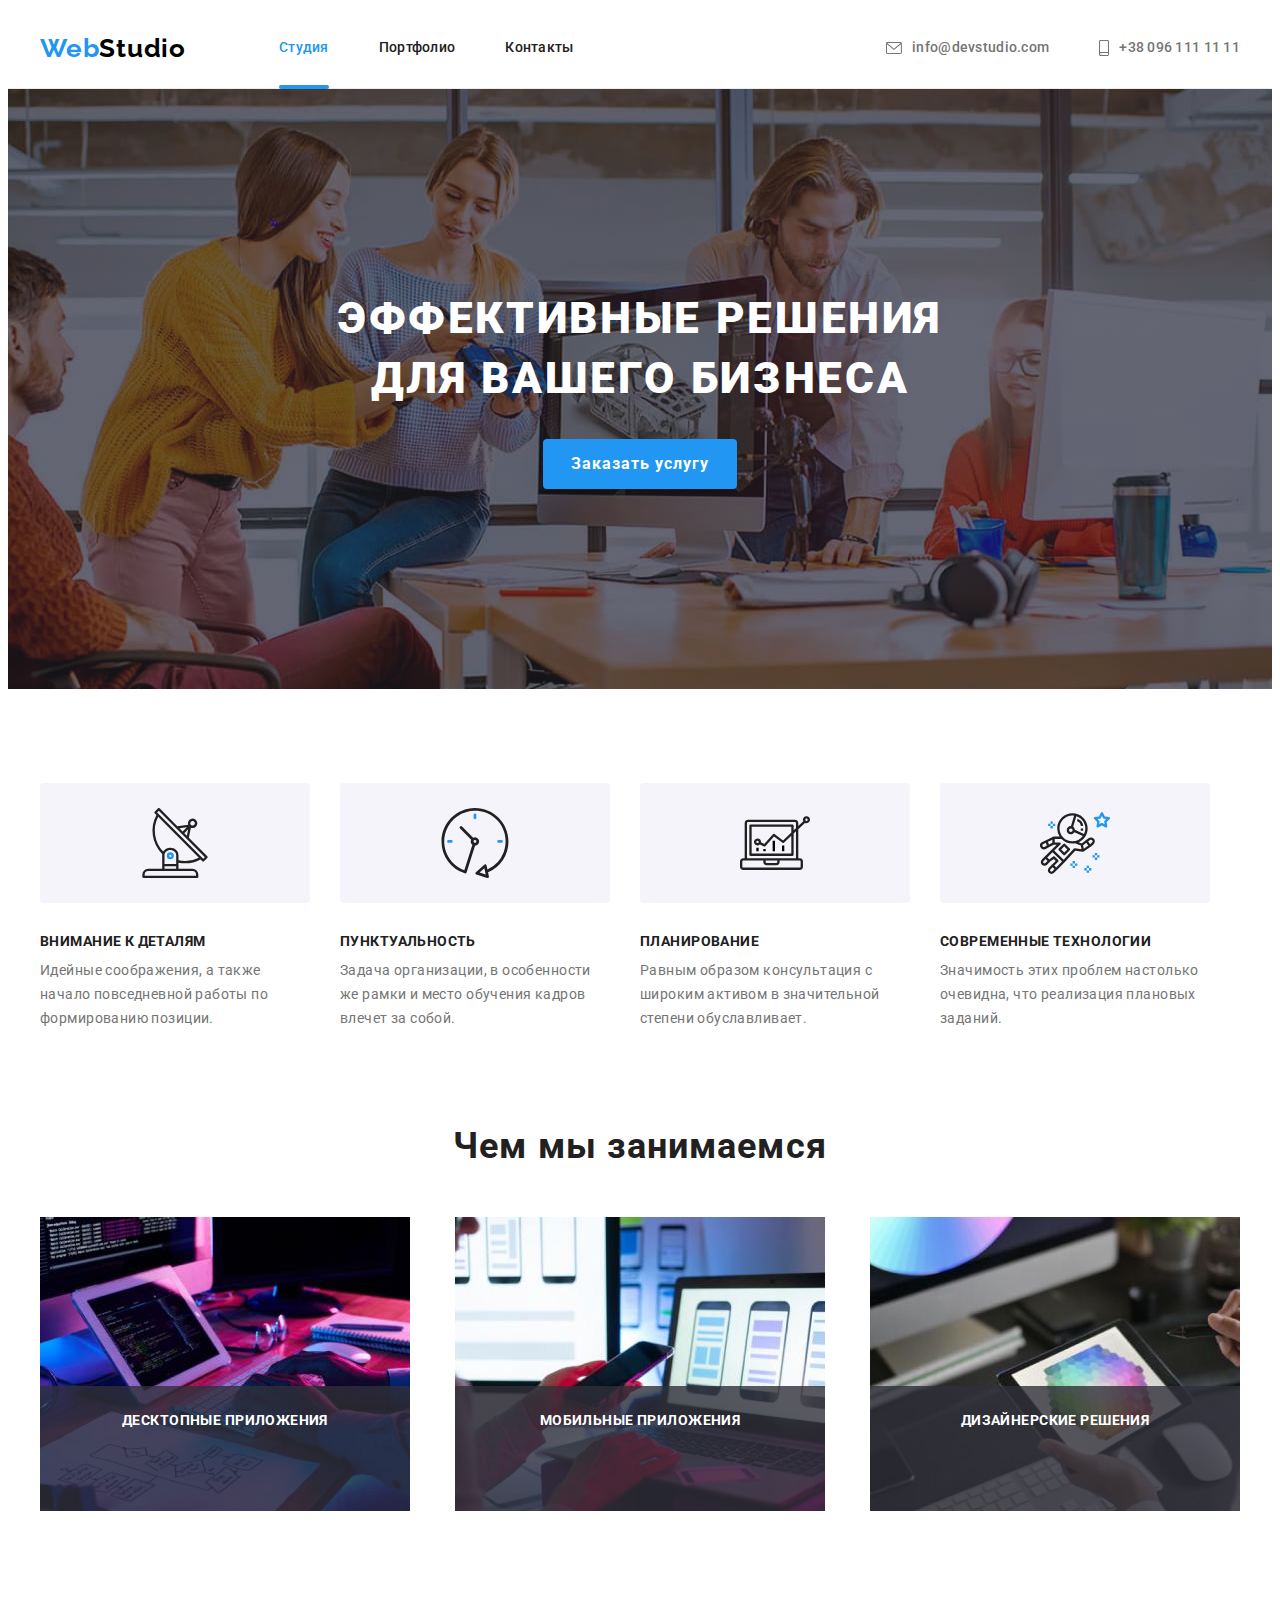
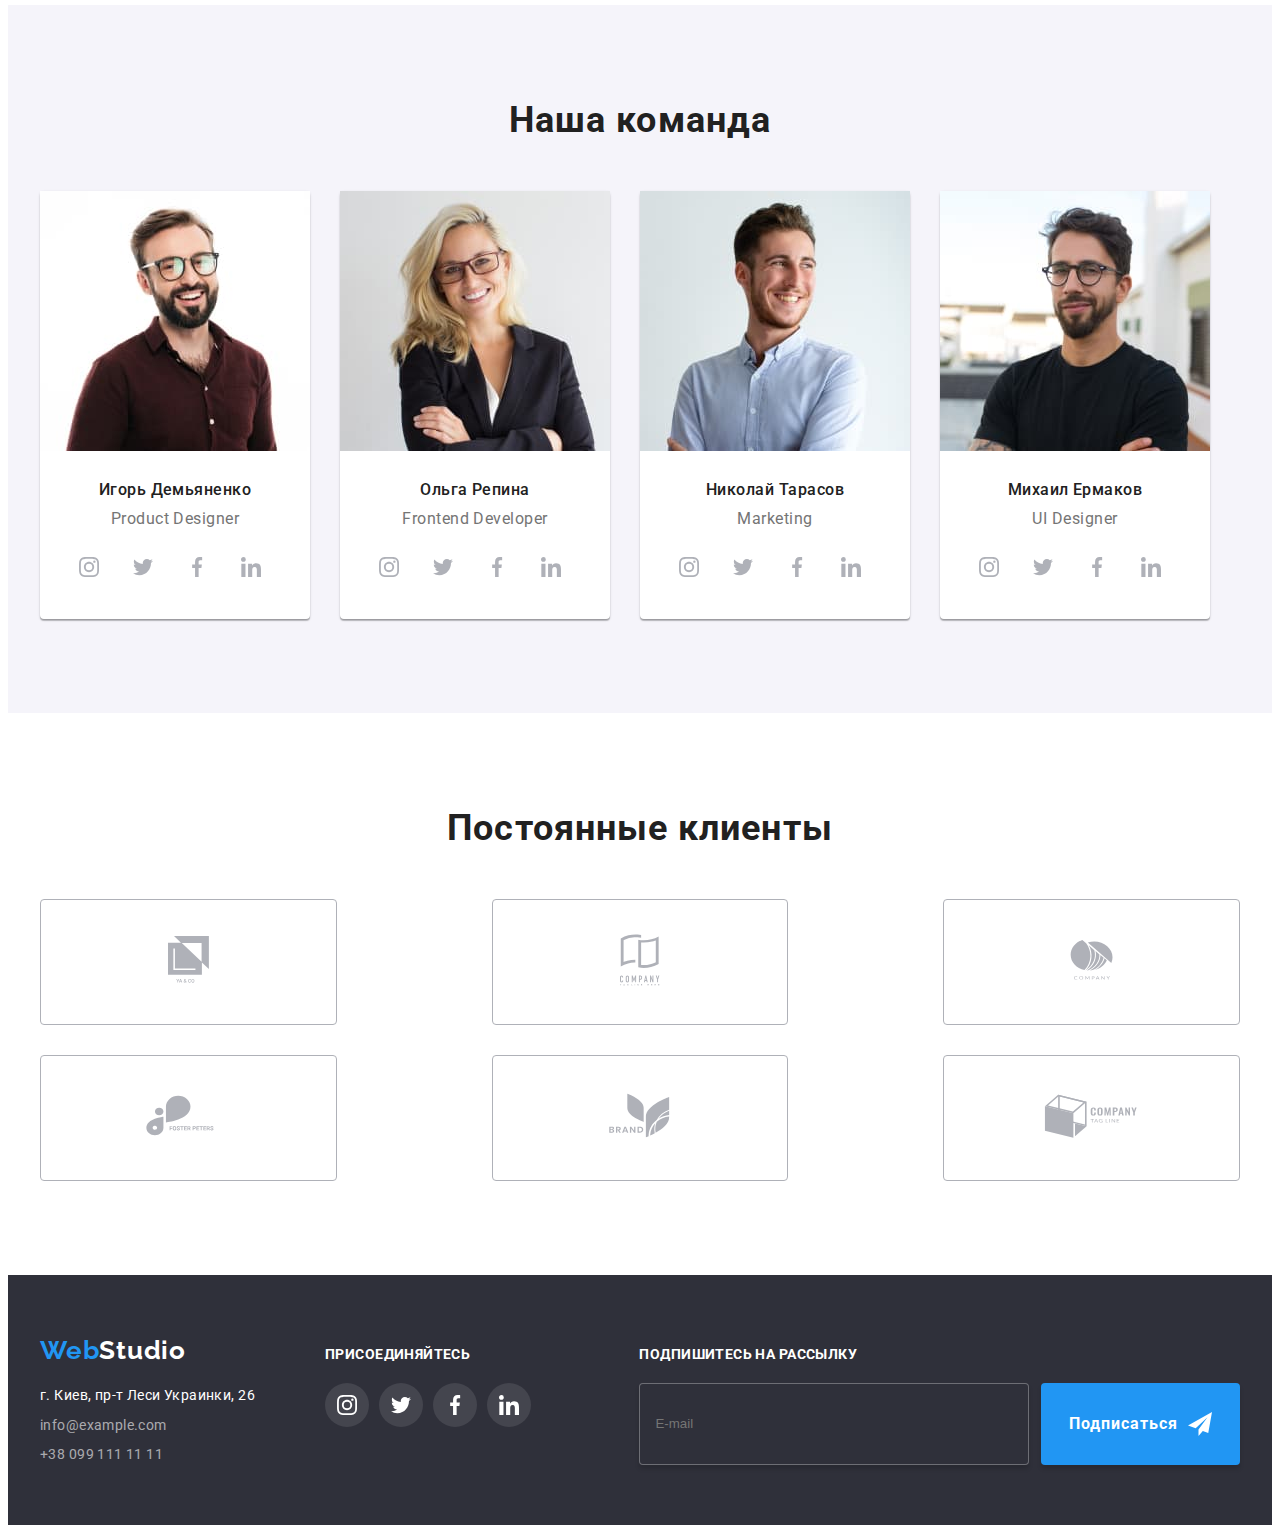
<file: index.html>
<!DOCTYPE html>
<html lang="ru">
  <head>
    <meta charset="UTF-8" />
    <meta http-equiv="X-UA-Compatible" content="IE=edge" />
    <meta name="viewport" content="width=device-width, initial-scale=1.0" />
    <title>WebStudio</title>
    <link rel="preconnect" href="https://fonts.googleapis.com" />
    <link rel="preconnect" href="https://fonts.gstatic.com" crossorigin />
    <link
      href="https://fonts.googleapis.com/css2?family=Raleway:wght@700&family=Roboto:wght@400;500;700;900&display=swap"
      rel="stylesheet"
    />
    <link
      rel="stylesheet"
      href="https://cdnjs.cloudflare.com/ajax/libs/modern-normalize/1.1.0/modern-normalize.min.css"
      integrity="sha512-wpPYUAdjBVSE4KJnH1VR1HeZfpl1ub8YT/NKx4PuQ5NmX2tKuGu6U/JRp5y+Y8XG2tV+wKQpNHVUX03MfMFn9Q=="
      crossorigin="anonymous"
      referrerpolicy="no-referrer"
    />
    <link rel="stylesheet" href="./css/main.min.css" />
  </head>
  <body>
    <!-- Header -->

    <header class="header">
      <div class="container">
        <a href="./index.html" class="logo">Web<span class="logo--color">Studio</span></a>
        <button type="button" class="menu-button" data-menu-button>
          <svg
            width="40"
            height="40"
            class="menu-button__icon"
            aria-label="Переключатель мобильного меню"
          >
            <use class="menu-button__icon-open" href="./images/icons.svg#icon-menu"></use>
            <use class="menu-button__icon-close" href="./images/icons.svg#icon-close-menu"></use>
          </svg>
        </button>
        <nav class="nav" data-menu>
          <ul class="site-nav">
            <li class="site-nav__item">
              <a class="site-nav__link site-nav__link--active" href="./index.html">Студия</a>
            </li>
            <li class="site-nav__item">
              <a class="site-nav__link" href="./portfolio.html">Портфолио</a>
            </li>
            <li class="site-nav__item"><a class="site-nav__link" href="#">Контакты</a></li>
          </ul>
          <div class="contact-wrapper">
            <ul class="contacts">
              <li class="contacts__item">
                <a class="contacts__link" href="mailto:info@devstudio.com">
                  <svg class="contacts__icon" width="16" height="12">
                    <use href="./images/icons.svg#icon-envelope"></use>
                  </svg>
                  info@devstudio.com
                </a>
              </li>
              <li class="contacts__item">
                <a class="contacts__link" href="tel:+380961111111">
                  <svg class="contacts__icon" width="10" height="16">
                    <use href="./images/icons.svg#icon-smartphone"></use>
                  </svg>
                  +38 096 111 11 11</a
                >
              </li>
            </ul>
            <ul class="menu-social">
              <li class="menu-social__item"><a href="#">Instagram</a></li>
              <li class="menu-social__item"><a href="#">Twitter</a></li>
              <li class="menu-social__item"><a href="#">Facebook</a></li>
              <li class="menu-social__item"><a href="#">LinkedIn</a></li>
            </ul>
          </div>
        </nav>
      </div>
    </header>

    <!-- Main -->

    <main>
      <!-- Hero -->

      <section class="hero">
        <h1 class="hero__title">Эффективные решения для вашего бизнеса</h1>
        <button data-modal-open type="button" class="button">Заказать услугу</button>
      </section>

      <!-- Advantages -->

      <section class="section">
        <div class="container">
          <h2 class="section__title visually-hidden">Наши преимущества</h2>
          <ul class="advantages">
            <li class="advantages__item">
              <div class="advantages__item--background-color">
                <svg class="advantages__icon" width="70">
                  <use href=".//images/icons.svg#icon-antenna"></use>
                </svg>
              </div>
              <h3 class="advantages__title">Внимание к деталям</h3>
              <p class="advantages__text">
                Идейные соображения, а также начало повседневной работы по формированию позиции.
              </p>
            </li>
            <li class="advantages__item">
              <div class="advantages__item--background-color">
                <svg class="advantages__icon" width="70">
                  <use href=".//images/icons.svg#icon-clock" width="70"></use>
                </svg>
              </div>
              <h3 class="advantages__title">Пунктуальность</h3>
              <p class="advantages__text">
                Задача организации, в особенности же рамки и место обучения кадров влечет за собой.
              </p>
            </li>
            <li class="advantages__item">
              <div class="advantages__item--background-color">
                <svg class="advantages__icon" width="70">
                  <use href=".//images/icons.svg#icon-diagram" width="70"></use>
                </svg>
              </div>
              <h3 class="advantages__title">Планирование</h3>
              <p class="advantages__text">
                Равным образом консультация с широким активом в значительной степени обуславливает.
              </p>
            </li>
            <li class="advantages__item">
              <div class="advantages__item--background-color">
                <svg class="advantages__icon" width="70">
                  <use href=".//images/icons.svg#icon-astronaut" width="70"></use>
                </svg>
              </div>
              <h3 class="advantages__title">Современные технологии</h3>
              <p class="advantages__text">
                Значимость этих проблем настолько очевидна, что реализация плановых заданий.
              </p>
            </li>
          </ul>
        </div>
      </section>

      <!-- What we do -->
      <section class="section works-section">
        <div class="container">
          <h2 class="section__title">Чем мы занимаемся</h2>
          <ul class="works">
            <li>
              <div class="works__wrapper">
                <img
                  src="./images/main/about/computer.jpg"
                  alt="Изображение работы 1"
                  width="370"
                />
                <p class="works__text">Десктопные приложения</p>
              </div>
            </li>
            <li>
              <div class="works__wrapper">
                <img src="./images/main/about/phone.jpg" alt="Изображение работы 2" width="370" />
                <p class="works__text">Мобильные приложения</p>
              </div>
            </li>
            <li>
              <div class="works__wrapper">
                <img src="./images/main/about/tablet.jpg" alt="Изображение работы 3" width="370" />
                <p class="works__text">Дизайнерские решения</p>
              </div>
            </li>
          </ul>
        </div>
      </section>

      <!-- Team -->

      <section class="section section--grey">
        <h2 class="section__title">Наша команда</h2>
        <div class="container">
          <ul class="team">
            <li class="team-member card">
              <img
                class="team-member__photo"
                src="./images/our-team-images/img1_mobile-450.jpg"
                srcset="
                  ./images/our-team-images/img1_mobile-450.jpg  450w,
                  ./images/our-team-images/img1_mobile-900.jpg  900w,
                  ./images/our-team-images/img1_tablet-354.jpg  354w,
                  ./images/our-team-images/img1_tablet-708.jpg  708w,
                  ./images/our-team-images/img1_desktop-270.jpg 270w,
                  ./images/our-team-images/img1_desktop-540.jpg 540w
                "
                sizes="(min-width: 768px) and (max-width: 1199px) 354px, (min-width: 1200px) 270px, 450px"
                alt="Фото Игорь Демьяненко"
              />
              <div class="team-member__info">
                <h3 class="team-member__name">Игорь Демьяненко</h3>
                <p class="team-member__position">Product Designer</p>
                <ul class="social-media">
                  <li class="social-media__item">
                    <a class="social-media__link" href="">
                      <svg class="social-media__icon" width="20" height="20">
                        <use href="./images/icons.svg#icon-instagram"></use>
                      </svg>
                    </a>
                  </li>
                  <li class="social-media__item">
                    <a class="social-media__link" href="">
                      <svg class="social-media__icon" width="20" height="20">
                        <use href="./images/icons.svg#icon-twitter"></use>
                      </svg>
                    </a>
                  </li>
                  <li class="social-media__item">
                    <a class="social-media__link" href="">
                      <svg class="social-media__icon" width="20" height="20">
                        <use href="./images/icons.svg#icon-facebook"></use>
                      </svg>
                    </a>
                  </li>
                  <li class="social-media__item">
                    <a class="social-media__link" href="">
                      <svg class="social-media__icon" width="20" height="20">
                        <use href="./images/icons.svg#icon-linkedin"></use>
                      </svg>
                    </a>
                  </li>
                </ul>
              </div>
            </li>
            <li class="team-member card">
              <img
                class="team-member__photo"
                src="./images/our-team-images/img2_mobile-450.jpg"
                srcset="
                  ./images/our-team-images/img2_mobile-450.jpg  450w,
                  ./images/our-team-images/img2_mobile-900.jpg  900w,
                  ./images/our-team-images/img2_tablet-354.jpg  354w,
                  ./images/our-team-images/img2_tablet-708.jpg  708w,
                  ./images/our-team-images/img2_desktop-270.jpg 270w,
                  ./images/our-team-images/img2_desktop-540.jpg 540w
                "
                sizes="(min-width: 768px) and (max-width: 1199px) 354px, (min-width: 1200px) 270px, 450px"
                alt="Фото Ольга Репина"
              />
              <div class="team-member__info">
                <h3 class="team-member__name">Ольга Репина</h3>
                <p class="team-member__position">Frontend Developer</p>
                <ul class="social-media">
                  <li class="social-media__item">
                    <a class="social-media__link" href="">
                      <svg class="social-media__icon" width="20" height="20">
                        <use href="./images/icons.svg#icon-instagram"></use>
                      </svg>
                    </a>
                  </li>
                  <li class="social-media__item">
                    <a class="social-media__link" href="">
                      <svg class="social-media__icon" width="20" height="20">
                        <use href="./images/icons.svg#icon-twitter"></use>
                      </svg>
                    </a>
                  </li>
                  <li class="social-media__item">
                    <a class="social-media__link" href="">
                      <svg class="social-media__icon" width="20" height="20">
                        <use href="./images/icons.svg#icon-facebook"></use>
                      </svg>
                    </a>
                  </li>
                  <li class="social-media__item">
                    <a class="social-media__link" href="">
                      <svg class="social-media__icon" width="20" height="20">
                        <use href="./images/icons.svg#icon-linkedin"></use>
                      </svg>
                    </a>
                  </li>
                </ul>
              </div>
            </li>
            <li class="team-member card">
              <img
                class="team-member__photo"
                src="./images/our-team-images/img3_mobile-450.jpg"
                srcset="
                  ./images/our-team-images/img3_mobile-450.jpg  450w,
                  ./images/our-team-images/img3_mobile-900.jpg  900w,
                  ./images/our-team-images/img3_tablet-354.jpg  354w,
                  ./images/our-team-images/img3_tablet-708.jpg  708w,
                  ./images/our-team-images/img3_desktop-270.jpg 270w,
                  ./images/our-team-images/img3_desktop-540.jpg 540w
                "
                sizes="(min-width: 768px) and (max-width: 1199px) 354px, (min-width: 1200px) 270px, 450px"
                alt="Фото Николай Тарасов"
              />
              <div class="team-member__info">
                <h3 class="team-member__name">Николай Тарасов</h3>
                <p class="team-member__position">Marketing</p>
                <ul class="social-media">
                  <li class="social-media__item">
                    <a class="social-media__link" href="">
                      <svg class="social-media__icon" width="20" height="20">
                        <use href="./images/icons.svg#icon-instagram"></use>
                      </svg>
                    </a>
                  </li>
                  <li class="social-media__item">
                    <a class="social-media__link" href="">
                      <svg class="social-media__icon" width="20" height="20">
                        <use href="./images/icons.svg#icon-twitter"></use>
                      </svg>
                    </a>
                  </li>
                  <li class="social-media__item">
                    <a class="social-media__link" href="">
                      <svg class="social-media__icon" width="20" height="20">
                        <use href="./images/icons.svg#icon-facebook"></use>
                      </svg>
                    </a>
                  </li>
                  <li class="social-media__item">
                    <a class="social-media__link" href="">
                      <svg class="social-media__icon" width="20" height="20">
                        <use href="./images/icons.svg#icon-linkedin"></use>
                      </svg>
                    </a>
                  </li>
                </ul>
              </div>
            </li>
            <li class="team-member card">
              <img
                class="team-member__photo"
                src="./images/our-team-images/img4_mobile-270.jpg"
                srcset="
                  ./images/our-team-images/img4_mobile-450.jpg  450w,
                  ./images/our-team-images/img4_mobile-900.jpg  900w,
                  ./images/our-team-images/img4_tablet-354.jpg  354w,
                  ./images/our-team-images/img4_tablet-708.jpg  708w,
                  ./images/our-team-images/img4_desktop-270.jpg 270w,
                  ./images/our-team-images/img4_desktop-540.jpg 540w
                "
                sizes="(min-width: 768px) and (max-width: 1199px) 354px, (min-width: 1200px) 270px, 450px"
                alt="Фото Михаил Ермаков"
              />
              <div class="team-member__info">
                <h3 class="team-member__name">Михаил Ермаков</h3>
                <p class="team-member__position">UI Designer</p>
                <ul class="social-media">
                  <li class="social-media__item">
                    <a class="social-media__link" href="">
                      <svg class="social-media__icon" width="20" height="20">
                        <use href="./images/icons.svg#icon-instagram"></use>
                      </svg>
                    </a>
                  </li>
                  <li class="social-media__item">
                    <a class="social-media__link" href="">
                      <svg class="social-media__icon" width="20" height="20">
                        <use href="./images/icons.svg#icon-twitter"></use>
                      </svg>
                    </a>
                  </li>
                  <li class="social-media__item">
                    <a class="social-media__link" href="">
                      <svg class="social-media__icon" width="20" height="20">
                        <use href="./images/icons.svg#icon-facebook"></use>
                      </svg>
                    </a>
                  </li>
                  <li class="social-media__item">
                    <a class="social-media__link" href="">
                      <svg class="social-media__icon" width="20" height="20">
                        <use href="./images/icons.svg#icon-linkedin"></use>
                      </svg>
                    </a>
                  </li>
                </ul>
              </div>
            </li>
          </ul>
        </div>
      </section>

      <!-- Clients -->

      <section class="section">
        <div class="container">
          <h2 class="section__title">Постоянные клиенты</h2>
          <ul class="our-clients">
            <li class="our-clients__item">
              <a href="">
                <svg class="our-clients__icon" width="41" height="47">
                  <use href="./images/icons.svg#icon-client1"></use>
                </svg>
              </a>
            </li>
            <li class="our-clients__item">
              <a href="">
                <svg class="our-clients__icon" width="40" height="52">
                  <use href="./images/icons.svg#icon-client2"></use>
                </svg>
              </a>
            </li>
            <li class="our-clients__item">
              <a href="">
                <svg class="our-clients__icon" width="43" height="41">
                  <use href="./images/icons.svg#icon-client3"></use>
                </svg>
              </a>
            </li>
            <li class="our-clients__item">
              <a href="">
                <svg class="our-clients__icon" width="84" height="41">
                  <use href="./images/icons.svg#icon-client4"></use>
                </svg>
              </a>
            </li>
            <li class="our-clients__item">
              <a href="">
                <svg class="our-clients__icon" width="63" height="45">
                  <use href="./images/icons.svg#icon-client5"></use>
                </svg>
              </a>
            </li>
            <li class="our-clients__item">
              <a href="">
                <svg class="our-clients__icon" width="94" height="44">
                  <use href="./images/icons.svg#icon-client6"></use>
                </svg>
              </a>
            </li>
          </ul>
        </div>
      </section>
    </main>

    <!-- Footer -->

    <footer class="footer">
      <div class="container container-footer">
        <div class="footer__information-wrapper">
          <div class="footer__address">
            <h3 class="footer__subtitle visually-hidden">Контакты</h3>
            <a class="logo bottom-logo" href="./index.html"
              >Web<span class="bottom-logo--color">Studio</span></a
            >
            <address>
              <ul class="address">
                <li class="address__item">
                  <a
                    href="https://goo.gl/maps/eCUYpjaDpkrnBJZcA"
                    target="_blank"
                    rel="noopener noreferrer"
                    class="adress__link"
                  >
                    г. Киев, пр-т Леси Украинки, 26
                  </a>
                </li>
                <li class="address__item">
                  <a href="mailto:info@example.com" class="adress__link adress__link--grey">
                    info@example.com
                  </a>
                </li>
                <li class="address__item">
                  <a href="tel:+380991111111" class="adress__link adress__link--grey">
                    +38 099 111 11 11
                  </a>
                </li>
              </ul>
            </address>
          </div>
          <div class="footer__social-media">
            <h3 class="footer__subtitle">Присоединяйтесь</h3>
            <ul class="social-media social-media-footer">
              <li class="social-media__item">
                <a class="social-media__link social-media__link_grey" href="">
                  <svg class="social-media__icon" width="20" height="20">
                    <use href="./images/icons.svg#icon-instagram"></use>
                  </svg>
                </a>
              </li>
              <li class="social-media__item">
                <a class="social-media__link social-media__link_grey" href="">
                  <svg class="social-media__icon" width="20" height="20">
                    <use href="./images/icons.svg#icon-twitter"></use>
                  </svg>
                </a>
              </li>
              <li class="social-media__item">
                <a class="social-media__link social-media__link_grey" href="">
                  <svg class="social-media__icon" width="20" height="20">
                    <use href="./images/icons.svg#icon-facebook"></use>
                  </svg>
                </a>
              </li>
              <li class="social-media__item">
                <a class="social-media__link social-media__link_grey" href="">
                  <svg class="social-media__icon" width="20" height="20">
                    <use href="./images/icons.svg#icon-linkedin"></use>
                  </svg>
                </a>
              </li>
            </ul>
          </div>
        </div>

        <form class="footer__subscription">
          <h3 class="footer__subtitle">Подпишитесь на рассылку</h3>
          <div class="subscription">
            <label for="mailing-section"></label>
            <input
              type="email"
              name="email"
              placeholder="E-mail"
              id="mailing-section"
              class="subscription__input"
            />
            <button type="submit" class="button">
              Подписаться
              <svg class="button__icon" width="24" height="24">
                <use href="./images/icons.svg#icon-icon-send"></use>
              </svg>
            </button>
          </div>
        </form>
      </div>
    </footer>

    <!-- Backdrop modal -->

    <div class="backdrop is-hidden" data-modal>
      <form class="modal">
        <button data-modal-close type="button" class="button--close">
          <svg class="button__icon--close" width="11" height="11">
            <use href="./images/icons.svg#icon-close-button"></use>
          </svg>
        </button>
        <div class="form">
          <h2 class="form__title">Оставьте свои данные, мы вам перезвоним</h2>
          <div class="form__field">
            <label for="name" class="form__label">Имя</label>
            <div class="form__area">
              <input type="text" name="name" id="name" class="form__input" />
              <svg class="form__icon" width="12" height="12">
                <use href="./images/icons.svg#icon-modal-user"></use>
              </svg>
            </div>
          </div>
          <div class="form__field">
            <label for="tel" class="form__label">Телефон</label>
            <div class="form__area">
              <input type="tel" name="tel" id="tel" class="form__input" />
              <svg class="form__icon" width="13" height="13">
                <use href="./images/icons.svg#icon-modal-phone"></use>
              </svg>
            </div>
          </div>
          <div class="form__field">
            <label for="email" class="form__label">Почта</label>
            <div class="form__area">
              <input type="email" name="email" id="email" class="form__input" />
              <svg class="form__icon" width="15" height="12">
                <use href="./images/icons.svg#icon-modal-mail"></use>
              </svg>
            </div>
          </div>
          <div class="form__field">
            <label for="feedback" class="form__label">Комментарий</label>
            <textarea
              name="feedback"
              id="feedback"
              cols="30"
              rows="5"
              placeholder="Введите текст"
              class="form__input form__input--textarea"
            ></textarea>
          </div>
        </div>
        <div class="form__field policy">
          <label class="policy">
            <input type="checkbox" name="policy" class="checkbox visually-hidden" />
            <span class="checkbox__icon"></span>
            Соглашаюсь с рассылкой и принимаю
            <a href="#" class="policy__link">Условия договора</a>
          </label>
        </div>
        <button type="submit" class="button button--submit">Отправить</button>
      </form>
    </div>
    <script src="./js/mobile-menu.js"></script>
    <script src="./js/modal.js"></script>
  </body>
</html>
</file>
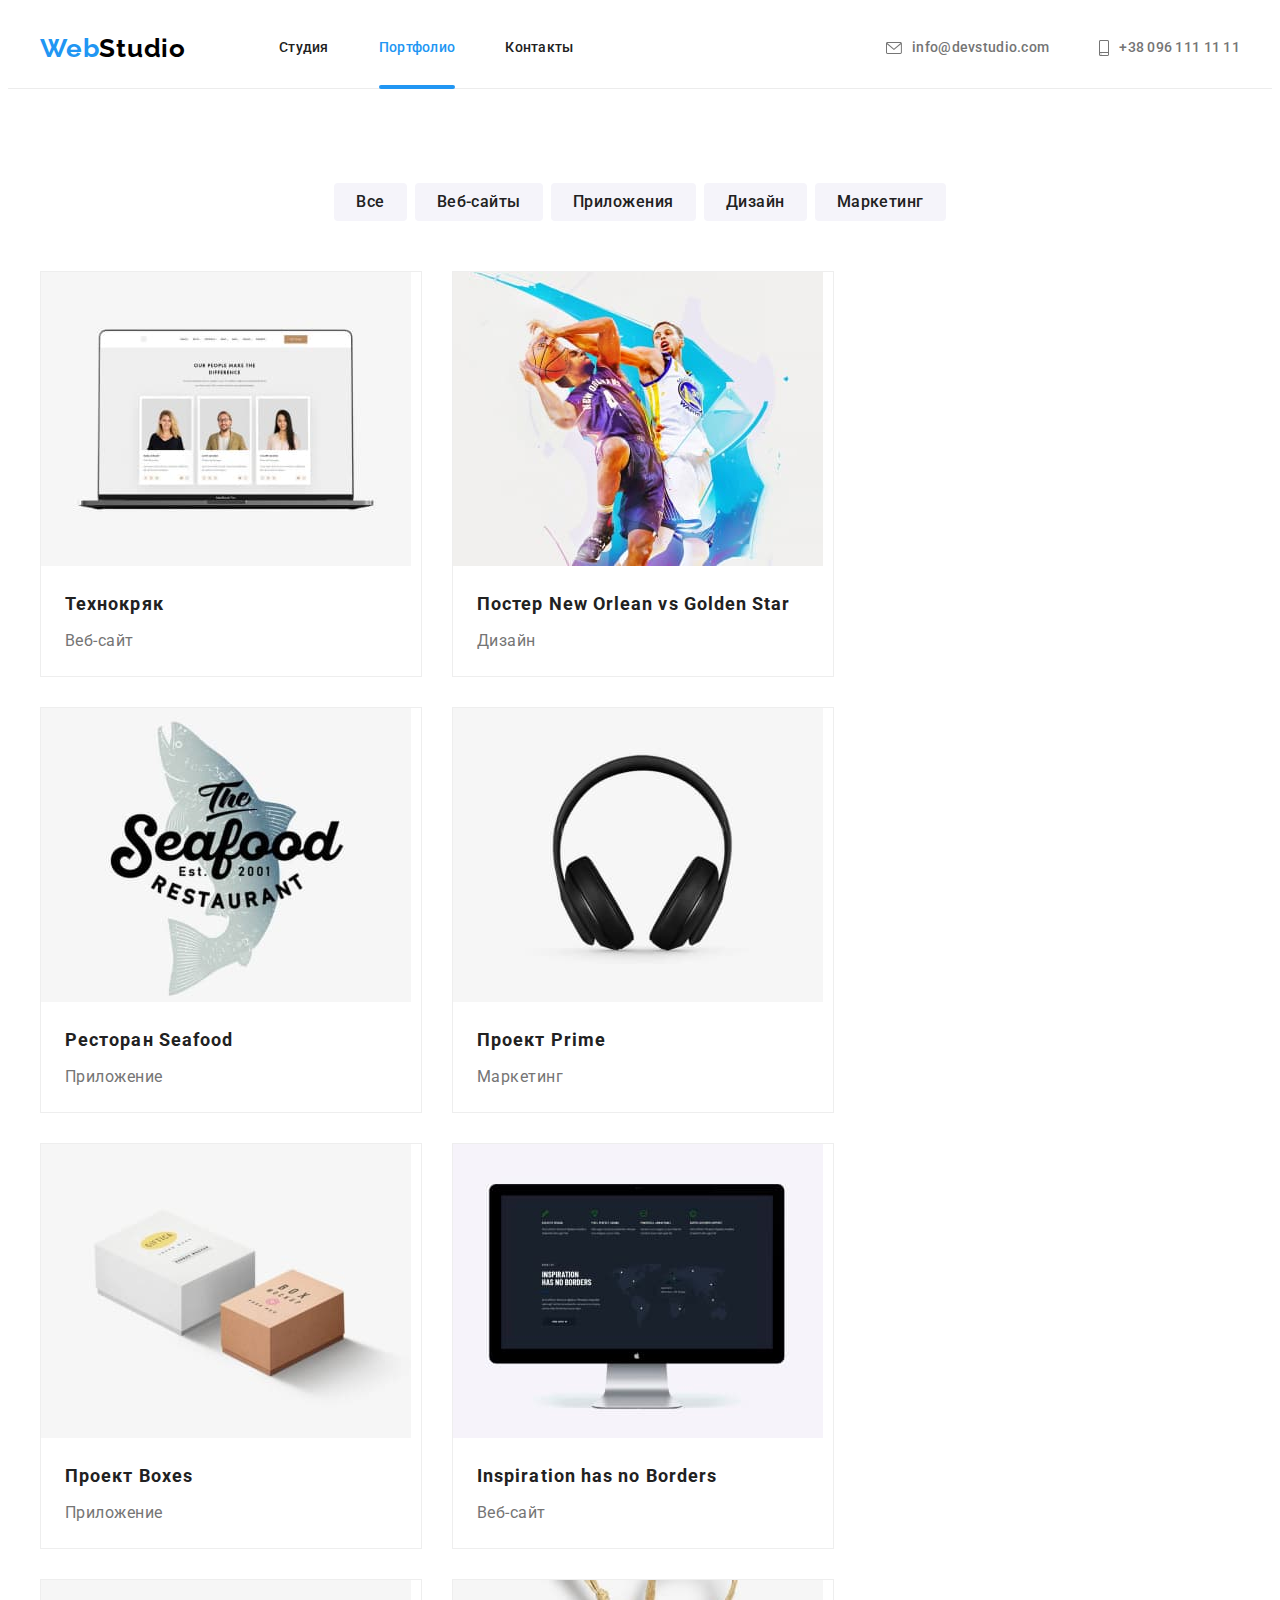
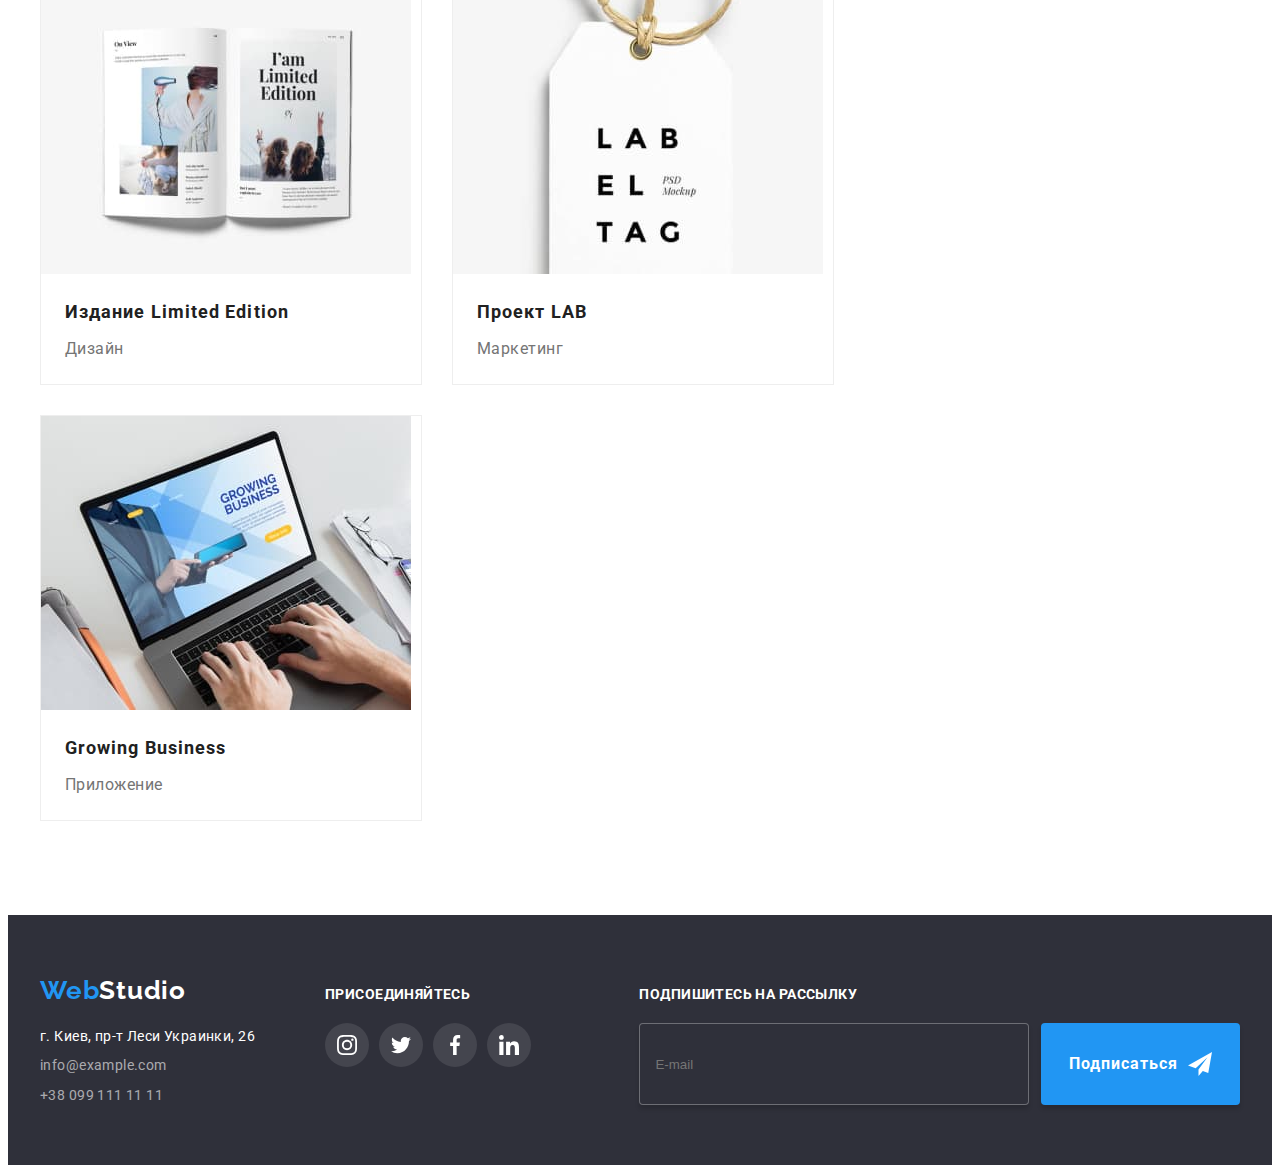
<file: portfolio.html>
<!DOCTYPE html>
<html lang="ru">
  <head>
    <meta charset="UTF-8" />
    <meta http-equiv="X-UA-Compatible" content="IE=edge" />
    <meta name="viewport" content="width=device-width, initial-scale=1.0" />
    <title>WebStudio Portfolio</title>
    <link rel="preconnect" href="https://fonts.googleapis.com" />
    <link rel="preconnect" href="https://fonts.gstatic.com" crossorigin />
    <link
      href="https://fonts.googleapis.com/css2?family=Raleway:wght@700&family=Roboto:wght@400;500;700;900&display=swap"
      rel="stylesheet"
    />
    <link
      rel="stylesheet"
      href="https://cdnjs.cloudflare.com/ajax/libs/modern-normalize/1.1.0/modern-normalize.min.css"
      integrity="sha512-wpPYUAdjBVSE4KJnH1VR1HeZfpl1ub8YT/NKx4PuQ5NmX2tKuGu6U/JRp5y+Y8XG2tV+wKQpNHVUX03MfMFn9Q=="
      crossorigin="anonymous"
      referrerpolicy="no-referrer"
    />
    <link rel="stylesheet" href="./css/main.min.css" />
  </head>
  <body>
    <!-- Header -->

    <header class="header">
      <div class="container">
        <a href="./index.html" class="logo">Web<span class="logo--color">Studio</span></a>
        <button type="button" class="menu-button" data-menu-button>
          <svg
            width="40"
            height="40"
            class="menu-button__icon"
            aria-label="Переключатель мобильного меню"
          >
            <use class="menu-button__icon-open" href="./images/icons.svg#icon-menu"></use>
            <use class="menu-button__icon-close" href="./images/icons.svg#icon-close-menu"></use>
          </svg>
        </button>
        <nav class="nav" data-menu>
          <ul class="site-nav">
            <li class="site-nav__item">
              <a class="site-nav__link" href="./index.html">Студия</a>
            </li>
            <li class="site-nav__item">
              <a class="site-nav__link site-nav__link--active" href="./portfolio.html">Портфолио</a>
            </li>
            <li class="site-nav__item"><a class="site-nav__link" href="#">Контакты</a></li>
          </ul>
          <div class="contact-wrapper">
            <ul class="contacts">
              <li class="contacts__item">
                <a class="contacts__link" href="mailto:info@devstudio.com">
                  <svg class="contacts__icon" width="16" height="12">
                    <use href="./images/icons.svg#icon-envelope"></use>
                  </svg>
                  info@devstudio.com
                </a>
              </li>
              <li class="contacts__item">
                <a class="contacts__link" href="tel:+380961111111">
                  <svg class="contacts__icon" width="10" height="16">
                    <use href="./images/icons.svg#icon-smartphone"></use>
                  </svg>
                  +38 096 111 11 11</a
                >
              </li>
            </ul>
            <ul class="menu-social">
              <li class="menu-social__item"><a href="#">Instagram</a></li>
              <li class="menu-social__item"><a href="#">Twitter</a></li>
              <li class="menu-social__item"><a href="#">Facebook</a></li>
              <li class="menu-social__item"><a href="#">LinkedIn</a></li>
            </ul>
          </div>
        </nav>
      </div>
    </header>

    <!-- Main -->

    <main>
      <!-- Our projects -->

      <section class="section">
        <div class="container">
          <h1 class="section__title visually-hidden">Наши проекты</h1>
          <ul class="filter">
            <li class="filter__item">
              <button type="button" class="button button--filter">Все</button>
            </li>
            <li class="filter__item">
              <button type="button" class="button button--filter">Веб-сайты</button>
            </li>
            <li class="filter__item">
              <button type="button" class="button button--filter">Приложения</button>
            </li>
            <li class="filter__item">
              <button type="button" class="button button--filter">Дизайн</button>
            </li>
            <li class="filter__item">
              <button type="button" class="button button--filter">Маркетинг</button>
            </li>
          </ul>
          <ul class="project-set">
            <li class="project">
              <a href="#" class="project__link">
                <div class="project__cover">
                  <img
                    class="project__photo"
                    src="./images/our-portfolio-images/img1_mobile-450.jpg"
                    srcset="
                      ./images/our-portfolio-images/img1_tablet-354.jpg  354w,
                      ./images/our-portfolio-images/img1_desktop-370.jpg 370w,
                      ./images/our-portfolio-images/img1_mobile-450.jpg  450w,
                      ./images/our-portfolio-images/img1_tablet-708.jpg  708w,
                      ./images/our-portfolio-images/img1_desktop-740.jpg 740w,
                      ./images/our-portfolio-images/img1_mobile-900.jpg  900w
                    "
                    sizes="(min-width: 1200px) 370px, (min-width: 768px) and (max-width: 1199px) 354px, 450px"
                    alt="Фото проекта 1"
                  />
                  <p class="project__text">
                    Ресурс предлагает комплексные предложения с разным уровнем функционала и
                    сервисов. Все это позволит посетителю получить исчерпывающие сведения о компании
                    или частном лице.
                  </p>
                </div>
                <div class="project-description">
                  <h2 class="project__title">Технокряк</h2>
                  <p class="project__type">Веб-сайт</p>
                </div>
              </a>
            </li>
            <li class="project">
              <a href="" class="project__link">
                <div class="project__cover">
                  <img
                    class="project__photo"
                    src="./images/our-portfolio-images/img2_mobile-450.jpg"
                    srcset="
                      ./images/our-portfolio-images/img2_tablet-354.jpg  354w,
                      ./images/our-portfolio-images/img2_desktop-370.jpg 370w,
                      ./images/our-portfolio-images/img2_mobile-450.jpg  450w,
                      ./images/our-portfolio-images/img2_tablet-708.jpg  708w,
                      ./images/our-portfolio-images/img2_desktop-740.jpg 740w,
                      ./images/our-portfolio-images/img2_mobile-900.jpg  900w
                    "
                    sizes="(min-width: 1200px) 370px, (min-width: 768px) and (max-width: 1199px) 354px, 450px"
                    alt="Фото проекта 2"
                  />
                  <p class="project__text">
                    Ресурс предлагает комплексные предложения с разным уровнем функционала и
                    сервисов. Все это позволит посетителю получить исчерпывающие сведения о компании
                    или частном лице.
                  </p>
                </div>
                <div class="project-description">
                  <h2 class="project__title">Постер New Orlean vs Golden Star</h2>
                  <p class="project__type">Дизайн</p>
                </div>
              </a>
            </li>
            <li class="project">
              <a href="" class="project__link">
                <div class="project__cover">
                  <img
                    class="project__photo"
                    src="./images/our-portfolio-images/img3_mobile-450.jpg"
                    srcset="
                      ./images/our-portfolio-images/img3_tablet-354.jpg  354w,
                      ./images/our-portfolio-images/img3_desktop-370.jpg 370w,
                      ./images/our-portfolio-images/img3_mobile-450.jpg  450w,
                      ./images/our-portfolio-images/img3_tablet-708.jpg  708w,
                      ./images/our-portfolio-images/img3_desktop-740.jpg 740w,
                      ./images/our-portfolio-images/img3_mobile-900.jpg  900w
                    "
                    sizes="(min-width: 1200px) 370px, (min-width: 768px) and (max-width: 1199px) 354px, 450px"
                    alt="Фото проекта 3"
                  />
                  <p class="project__text">
                    Ресурс предлагает комплексные предложения с разным уровнем функционала и
                    сервисов. Все это позволит посетителю получить исчерпывающие сведения о компании
                    или частном лице.
                  </p>
                </div>
                <div class="project-description">
                  <h2 class="project__title">Ресторан Seafood</h2>
                  <p class="project__type">Приложение</p>
                </div>
              </a>
            </li>
            <li class="project">
              <a href="" class="project__link">
                <div class="project__cover">
                  <img
                    class="project__photo"
                    src="./images/our-portfolio-images/img4_mobile-450.jpg"
                    srcset="
                      ./images/our-portfolio-images/img4_tablet-354.jpg  354w,
                      ./images/our-portfolio-images/img4_desktop-370.jpg 370w,
                      ./images/our-portfolio-images/img4_mobile-450.jpg  450w,
                      ./images/our-portfolio-images/img4_tablet-708.jpg  708w,
                      ./images/our-portfolio-images/img4_desktop-740.jpg 740w,
                      ./images/our-portfolio-images/img4_mobile-900.jpg  900w
                    "
                    sizes="(min-width: 1200px) 370px, (min-width: 768px) and (max-width: 1199px) 354px, 450px"
                    alt="Фото проекта 4"
                  />
                  <p class="project__text">
                    Ресурс предлагает комплексные предложения с разным уровнем функционала и
                    сервисов. Все это позволит посетителю получить исчерпывающие сведения о компании
                    или частном лице.
                  </p>
                </div>
                <div class="project-description">
                  <h2 class="project__title">Проект Prime</h2>
                  <p class="project__type">Маркетинг</p>
                </div>
              </a>
            </li>
            <li class="project">
              <a href="" class="project__link">
                <div class="project__cover">
                  <img
                    class="project__photo"
                    src="./images/our-portfolio-images/img5_mobile-450.jpg"
                    srcset="
                      ./images/our-portfolio-images/img5_tablet-354.jpg  354w,
                      ./images/our-portfolio-images/img5_desktop-370.jpg 370w,
                      ./images/our-portfolio-images/img5_mobile-450.jpg  450w,
                      ./images/our-portfolio-images/img5_tablet-708.jpg  708w,
                      ./images/our-portfolio-images/img5_desktop-740.jpg 740w,
                      ./images/our-portfolio-images/img5_mobile-900.jpg  900w
                    "
                    sizes="(min-width: 1200px) 370px, (min-width: 768px) and (max-width: 1199px) 354px, 450px"
                    alt="Фото проекта 5"
                  />
                  <p class="project__text">
                    Ресурс предлагает комплексные предложения с разным уровнем функционала и
                    сервисов. Все это позволит посетителю получить исчерпывающие сведения о компании
                    или частном лице.
                  </p>
                </div>
                <div class="project-description">
                  <h2 class="project__title">Проект Boxes</h2>
                  <p class="project__type">Приложение</p>
                </div>
              </a>
            </li>
            <li class="project">
              <a href="" class="project__link">
                <div class="project__cover">
                  <img
                    class="project__photo"
                    src="./images/our-portfolio-images/img6_mobile-450.jpg"
                    srcset="
                      ./images/our-portfolio-images/img6_tablet-354.jpg  354w,
                      ./images/our-portfolio-images/img6_desktop-370.jpg 370w,
                      ./images/our-portfolio-images/img6_mobile-450.jpg  450w,
                      ./images/our-portfolio-images/img6_tablet-708.jpg  708w,
                      ./images/our-portfolio-images/img6_desktop-740.jpg 740w,
                      ./images/our-portfolio-images/img6_mobile-900.jpg  900w
                    "
                    sizes="(min-width: 1200px) 370px, (min-width: 768px) and (max-width: 1199px) 354px, 450px"
                    alt="Фото проекта 6"
                  />
                  <p class="project__text">
                    Ресурс предлагает комплексные предложения с разным уровнем функционала и
                    сервисов. Все это позволит посетителю получить исчерпывающие сведения о компании
                    или частном лице.
                  </p>
                </div>
                <div class="project-description">
                  <h2 class="project__title">Inspiration has no Borders</h2>
                  <p class="project__type">Веб-сайт</p>
                </div>
              </a>
            </li>
            <li class="project">
              <a href="" class="project__link">
                <div class="project__cover">
                  <img
                    class="project__photo"
                    src="./images/our-portfolio-images/img7_mobile-450.jpg"
                    srcset="
                      ./images/our-portfolio-images/img7_tablet-354.jpg  354w,
                      ./images/our-portfolio-images/img7_desktop-370.jpg 370w,
                      ./images/our-portfolio-images/img7_mobile-450.jpg  450w,
                      ./images/our-portfolio-images/img7_tablet-708.jpg  708w,
                      ./images/our-portfolio-images/img7_desktop-740.jpg 740w,
                      ./images/our-portfolio-images/img7_mobile-900.jpg  900w
                    "
                    sizes="(min-width: 1200px) 370px, (min-width: 768px) and (max-width: 1199px) 354px, 450px"
                    alt="Фото проекта 7"
                  />
                  <p class="project__text">
                    Ресурс предлагает комплексные предложения с разным уровнем функционала и
                    сервисов. Все это позволит посетителю получить исчерпывающие сведения о компании
                    или частном лице.
                  </p>
                </div>
                <div class="project-description">
                  <h2 class="project__title">Издание Limited Edition</h2>
                  <p class="project__type">Дизайн</p>
                </div>
              </a>
            </li>
            <li class="project">
              <a href="" class="project__link">
                <div class="project__cover">
                  <img
                    class="project__photo"
                    src="./images/our-portfolio-images/img8_mobile-450.jpg"
                    srcset="
                      ./images/our-portfolio-images/img8_tablet-354.jpg  354w,
                      ./images/our-portfolio-images/img8_desktop-370.jpg 370w,
                      ./images/our-portfolio-images/img8_mobile-450.jpg  450w,
                      ./images/our-portfolio-images/img8_tablet-708.jpg  708w,
                      ./images/our-portfolio-images/img8_desktop-740.jpg 740w,
                      ./images/our-portfolio-images/img8_mobile-900.jpg  900w
                    "
                    sizes="(min-width: 1200px) 370px, (min-width: 768px) and (max-width: 1199px) 354px, 450px"
                    alt="Фото проекта 8"
                  />
                  <p class="project__text">
                    Ресурс предлагает комплексные предложения с разным уровнем функционала и
                    сервисов. Все это позволит посетителю получить исчерпывающие сведения о компании
                    или частном лице.
                  </p>
                </div>
                <div class="project-description">
                  <h2 class="project__title">Проект LAB</h2>
                  <p class="project__type">Маркетинг</p>
                </div>
              </a>
            </li>
            <li class="project">
              <a href="" class="project__link">
                <div class="project__cover">
                  <img
                    class="project__photo"
                    src="./images/our-portfolio-images/img9_mobile-450.jpg"
                    srcset="
                      ./images/our-portfolio-images/img9_tablet-354.jpg  354w,
                      ./images/our-portfolio-images/img9_desktop-370.jpg 370w,
                      ./images/our-portfolio-images/img9_mobile-450.jpg  450w,
                      ./images/our-portfolio-images/img9_tablet-708.jpg  708w,
                      ./images/our-portfolio-images/img9_desktop-740.jpg 740w,
                      ./images/our-portfolio-images/img9_mobile-900.jpg  900w
                    "
                    sizes="(min-width: 1200px) 370px, (min-width: 768px) and (max-width: 1199px) 354px, 450px"
                    alt="Фото проекта 9"
                  />
                  <p class="project__text">
                    Ресурс предлагает комплексные предложения с разным уровнем функционала и
                    сервисов. Все это позволит посетителю получить исчерпывающие сведения о компании
                    или частном лице.
                  </p>
                </div>
                <div class="project-description">
                  <h2 class="project__title">Growing Business</h2>
                  <p class="project__type">Приложение</p>
                </div>
              </a>
            </li>
          </ul>
        </div>
      </section>
    </main>

    <!-- Footer -->

    <footer class="footer">
      <div class="container container-footer">
        <div class="footer__information-wrapper">
          <div class="footer__address">
            <h3 class="footer__subtitle visually-hidden">Контакты</h3>
            <a class="logo bottom-logo" href="./index.html"
              >Web<span class="bottom-logo--color">Studio</span></a
            >
            <address>
              <ul class="address">
                <li class="address__item">
                  <a
                    href="https://goo.gl/maps/eCUYpjaDpkrnBJZcA"
                    target="_blank"
                    rel="noopener noreferrer"
                    class="adress__link"
                  >
                    г. Киев, пр-т Леси Украинки, 26
                  </a>
                </li>
                <li class="address__item">
                  <a href="mailto:info@example.com" class="adress__link adress__link--grey">
                    info@example.com
                  </a>
                </li>
                <li class="address__item">
                  <a href="tel:+380991111111" class="adress__link adress__link--grey">
                    +38 099 111 11 11
                  </a>
                </li>
              </ul>
            </address>
          </div>
          <div class="footer__social-media">
            <h3 class="footer__subtitle">Присоединяйтесь</h3>
            <ul class="social-media social-media-footer">
              <li class="social-media__item">
                <a class="social-media__link social-media__link_grey" href="">
                  <svg class="social-media__icon" width="20" height="20">
                    <use href="./images/icons.svg#icon-instagram"></use>
                  </svg>
                </a>
              </li>
              <li class="social-media__item">
                <a class="social-media__link social-media__link_grey" href="">
                  <svg class="social-media__icon" width="20" height="20">
                    <use href="./images/icons.svg#icon-twitter"></use>
                  </svg>
                </a>
              </li>
              <li class="social-media__item">
                <a class="social-media__link social-media__link_grey" href="">
                  <svg class="social-media__icon" width="20" height="20">
                    <use href="./images/icons.svg#icon-facebook"></use>
                  </svg>
                </a>
              </li>
              <li class="social-media__item">
                <a class="social-media__link social-media__link_grey" href="">
                  <svg class="social-media__icon" width="20" height="20">
                    <use href="./images/icons.svg#icon-linkedin"></use>
                  </svg>
                </a>
              </li>
            </ul>
          </div>
        </div>

        <form class="footer__subscription">
          <h3 class="footer__subtitle">Подпишитесь на рассылку</h3>
          <div class="subscription">
            <label for="mailing-section"></label>
            <input
              type="email"
              name="email"
              placeholder="E-mail"
              id="mailing-section"
              class="subscription__input"
            />
            <button type="submit" class="button">
              Подписаться
              <svg class="button__icon" width="24" height="24">
                <use href="./images/icons.svg#icon-icon-send"></use>
              </svg>
            </button>
          </div>
        </form>
      </div>
    </footer>
    <script src="./js/mobile-menu.js"></script>
  </body>
</html>
</file>
<file: css/main.min.css>
body{font-family:"Roboto",sans-serif;background-color:#fff;color:#212121}a{text-decoration:none;color:inherit}ul{list-style:none;padding:0;margin:0}h1,h2,h3,p{margin:0 0}img{display:block;max-width:100%;height:auto}.container{margin:0 auto;padding-left:15px;padding-right:15px;max-width:480px}@media screen and (min-width: 768px){.container{max-width:768px}}@media screen and (min-width: 1200px){.container{max-width:1200px}}.section{padding-top:60px;padding-bottom:60px}@media screen and (min-width: 1200px){.section{padding-top:94px;padding-bottom:94px}}.section__title{font-weight:700;font-size:28px;line-height:1.17;text-align:center;letter-spacing:.03em;margin-bottom:30px}@media screen and (min-width: 1200px){.section__title{font-size:36px;margin-bottom:50px}}.card{-webkit-box-shadow:0px 1px 3px rgba(0,0,0,.12),0px 1px 1px rgba(0,0,0,.14),0px 2px 1px rgba(0,0,0,.2);box-shadow:0px 1px 3px rgba(0,0,0,.12),0px 1px 1px rgba(0,0,0,.14),0px 2px 1px rgba(0,0,0,.2)}.visually-hidden{position:absolute;width:1px;height:1px;margin:-1px;border:0;padding:0;white-space:nowrap;-webkit-clip-path:inset(100%);clip-path:inset(100%);clip:rect(0 0 0 0);overflow:hidden}.button{display:-webkit-inline-box;display:-ms-inline-flexbox;display:inline-flex;-webkit-box-align:center;-ms-flex-align:center;align-items:center;border:none;outline:none;padding:10px 28px;margin:0 auto;color:#fff;font-family:inherit;font-weight:700;font-size:16px;line-height:1.88;letter-spacing:.06em;background-color:#2196f3;-webkit-box-shadow:0px 4px 4px rgba(0,0,0,.15);box-shadow:0px 4px 4px rgba(0,0,0,.15);border-radius:4px;cursor:pointer;-webkit-transition:background-color 250ms cubic-bezier(0.4, 0, 0.2, 1);transition:background-color 250ms cubic-bezier(0.4, 0, 0.2, 1)}.button:hover,.button:focus{background-color:#188ce8}.button__icon{margin-left:10px;fill:currentColor}.logo{font-family:"Raleway",sans-serif;font-weight:700;font-size:24px;line-height:1.17;letter-spacing:.03em;color:#2196f3;padding:16px 0}.logo--color{color:#000}@media screen and (min-width: 768px){.logo{margin-right:88px}}@media screen and (min-width: 1200px){.logo{margin-right:0px;font-size:26px}}.bottom-logo{display:inline-block;text-align:center;margin-bottom:20px}@media screen and (min-width: 768px){.bottom-logo{margin-right:0px;padding:0}}.bottom-logo--color{color:#fff}.header{position:relative;border-bottom:1px solid #ececec}.header .container{display:-webkit-box;display:-ms-flexbox;display:flex;-webkit-box-orient:horizontal;-webkit-box-direction:normal;-ms-flex-direction:row;flex-direction:row;-webkit-box-pack:justify;-ms-flex-pack:justify;justify-content:space-between;-webkit-box-align:center;-ms-flex-align:center;align-items:center}.nav{display:none;position:fixed;z-index:2;top:0;left:0;background-color:#fff;width:100%;height:100vh;padding:48px 40px;text-align:left;-webkit-box-align:left;-ms-flex-align:left;align-items:left}.nav.is-open{display:-webkit-box;display:-ms-flexbox;display:flex;-webkit-box-orient:vertical;-webkit-box-direction:normal;-ms-flex-direction:column;flex-direction:column;-webkit-box-pack:justify;-ms-flex-pack:justify;justify-content:space-between}@media screen and (min-width: 768px){.nav{display:-webkit-box;display:-ms-flexbox;display:flex;-webkit-box-pack:justify;-ms-flex-pack:justify;justify-content:space-between;position:static;padding:0;width:auto;height:auto}}@media screen and (min-width: 768px){.nav{display:-webkit-box;display:-ms-flexbox;display:flex;-webkit-box-pack:justify;-ms-flex-pack:justify;justify-content:space-between;position:static;padding:0;width:auto;height:auto}}@media screen and (min-width: 1200px){.nav{display:-webkit-box;display:-ms-flexbox;display:flex;-webkit-box-pack:justify;-ms-flex-pack:justify;justify-content:space-between;width:100%}}.menu-button{display:-webkit-inline-box;display:-ms-inline-flexbox;display:inline-flex;background-color:rgba(0,0,0,0);border:none;margin:0;padding:0}@media screen and (min-width: 768px){.menu-button{display:none}}.menu-button.is-open{position:fixed;top:10px;right:15px;z-index:999}.menu-button__icon{fill:#212121}.menu-button__icon:hover,.menu-button__icon:focus{fill:#2196f3}.menu-button__icon-close{display:none}.menu-button.is-open .menu-button__icon-close{display:block}.menu-button.is-open .menu-button__icon-open{display:none}.menu-button.is-open .nav{display:block}@media screen and (min-width: 768px){.site-nav{display:-webkit-box;display:-ms-flexbox;display:flex;-webkit-box-orient:horizontal;-webkit-box-direction:normal;-ms-flex-direction:row;flex-direction:row;-webkit-box-pack:justify;-ms-flex-pack:justify;justify-content:space-between}}@media screen and (min-width: 1200px){.site-nav{margin-left:93px}}@media screen and (min-width: 768px){.contact-wrapper{display:-webkit-box;display:-ms-flexbox;display:flex;-webkit-box-pack:center;-ms-flex-pack:center;justify-content:center;margin-left:84px}}@media screen and (min-width: 1200px){.contact-wrapper{margin-left:auto}}.contacts{display:-webkit-box;display:-ms-flexbox;display:flex;-webkit-box-orient:vertical;-webkit-box-direction:reverse;-ms-flex-direction:column-reverse;flex-direction:column-reverse}@media screen and (min-width: 768px){.contacts{-webkit-box-orient:vertical;-webkit-box-direction:normal;-ms-flex-direction:column;flex-direction:column;-webkit-box-pack:center;-ms-flex-pack:center;justify-content:center;margin-left:auto}}@media screen and (min-width: 1200px){.contacts{-webkit-box-orient:horizontal;-webkit-box-direction:normal;-ms-flex-direction:row;flex-direction:row;margin-left:auto}}@media screen and (min-width: 768px){.site-nav__item{margin-right:50px;position:relative}}@media screen and (min-width: 768px){.contacts__item{padding:5px 0}}@media screen and (min-width: 1200px){.contacts__item{margin-right:50px;padding:0}}.site-nav__item:last-child,.contacts__item:last-child{margin-right:0}.site-nav__link{display:-webkit-inline-box;display:-ms-inline-flexbox;display:inline-flex;-webkit-box-align:center;-ms-flex-align:center;align-items:center;color:#212121;font-weight:500;font-size:7vw;line-height:1.18;padding:0;margin-bottom:32px;-webkit-transition:color 250ms cubic-bezier(0.4, 0, 0.2, 1);transition:color 250ms cubic-bezier(0.4, 0, 0.2, 1)}@media screen and (min-width: 768px){.site-nav__link{font-size:14px;line-height:1.14;letter-spacing:.02em;padding:32px 0px 32px;margin-bottom:0}}.site-nav__link::after{content:"";position:absolute;bottom:-1px;width:100%;height:4px;border-radius:2px;background-color:#2196f3;-webkit-transform:scaleX(0);transform:scaleX(0);-webkit-transition:-webkit-transform 250ms cubic-bezier(0.4, 0, 0.2, 1);transition:-webkit-transform 250ms cubic-bezier(0.4, 0, 0.2, 1);transition:transform 250ms cubic-bezier(0.4, 0, 0.2, 1);transition:transform 250ms cubic-bezier(0.4, 0, 0.2, 1), -webkit-transform 250ms cubic-bezier(0.4, 0, 0.2, 1)}@media screen and (max-width: 768px){.site-nav__link::after{display:none}}.site-nav__link:hover::after{-webkit-transform:scaleX(1);transform:scaleX(1)}.contacts__icon{display:none}@media screen and (min-width: 768px){.contacts__icon{display:inline;margin-right:10px;fill:currentColor}}.site-nav__link--active{color:#2196f3}.site-nav__link--active::after{content:"";position:absolute;bottom:-1px;width:100%;height:4px;border-radius:2px;-webkit-transform:scaleX(1);transform:scaleX(1);background-color:#2196f3}.contacts__link{display:-webkit-inline-box;display:-ms-inline-flexbox;display:inline-flex;-webkit-box-align:center;-ms-flex-align:center;align-items:center;color:#757575;font-weight:500;font-size:5vw;line-height:1.17;letter-spacing:.02em;padding:0;margin-bottom:64px;-webkit-transition:color 250ms cubic-bezier(0.4, 0, 0.2, 1);transition:color 250ms cubic-bezier(0.4, 0, 0.2, 1)}.contacts__item:last-child .contacts__link{font-size:34px;line-height:1.18;color:#2196f3;margin-bottom:32px}@media screen and (min-width: 768px){.contacts__link{font-size:12px;line-height:1.17;margin:0}.contacts__item:last-child .contacts__link{color:#757575;font-size:12px;line-height:1.17;margin:0}}@media screen and (min-width: 1200px){.contacts__link{font-size:14px;line-height:1.14;letter-spacing:.02em;padding:32px 0px 32px}.contacts__item:last-child .contacts__link{color:#757575;font-size:14px;line-height:1.14;letter-spacing:.02em;padding:32px 0px 32px}}.menu-social{display:-webkit-box;display:-ms-flexbox;display:flex;-webkit-box-orient:horizontal;-webkit-box-direction:normal;-ms-flex-direction:row;flex-direction:row}@media screen and (min-width: 768px){.menu-social{display:none}}.menu-social__item:first-child{padding-left:0}.menu-social__item{font-weight:500;font-size:4vw;line-height:1.22;letter-spacing:.02em;color:#2196f3;padding:0 10px;border-right:1px solid rgba(33,33,33,.2)}.menu-social__item:last-child{border:none}.hero{max-width:480px;background-color:#2f303a;text-align:center;padding:118px 0;margin-left:auto;margin-right:auto;background-position:center;background-repeat:no-repeat;background-size:cover;background-image:-webkit-gradient(linear, left top, right top, from(rgba(47, 48, 58, 0.4)), to(rgba(47, 48, 58, 0.4))),url(../images/main/hero_background_mobile.jpg);background-image:linear-gradient(to right, rgba(47, 48, 58, 0.4), rgba(47, 48, 58, 0.4)),url(../images/main/hero_background_mobile.jpg)}@media(min-device-pixel-ratio: 2),(-webkit-min-device-pixel-ratio: 2),(min-resolution: 192dpi),(min-resolution: 2dppx){.hero{background-image:-webkit-gradient(linear, left top, right top, from(rgba(47, 48, 58, 0.4)), to(rgba(47, 48, 58, 0.4))),url(../images/main/hero_background_mobile@2x.jpg);background-image:linear-gradient(to right, rgba(47, 48, 58, 0.4), rgba(47, 48, 58, 0.4)),url(../images/main/hero_background_mobile@2x.jpg)}}@media screen and (min-width: 768px){.hero{max-width:768px;background-image:-webkit-gradient(linear, left top, right top, from(rgba(47, 48, 58, 0.4)), to(rgba(47, 48, 58, 0.4))),url(../images/main/hero_background_tablet.jpg);background-image:linear-gradient(to right, rgba(47, 48, 58, 0.4), rgba(47, 48, 58, 0.4)),url(../images/main/hero_background_tablet.jpg)}}@media screen and (min-width: 768px)and (min-device-pixel-ratio: 2),screen and (min-width: 768px)and (-webkit-min-device-pixel-ratio: 2),screen and (min-width: 768px)and (min-resolution: 192dpi),screen and (min-width: 768px)and (min-resolution: 2dppx){.hero{background-image:-webkit-gradient(linear, left top, right top, from(rgba(47, 48, 58, 0.4)), to(rgba(47, 48, 58, 0.4))),url(../images/main/hero_background_tablet@2x.jpg);background-image:linear-gradient(to right, rgba(47, 48, 58, 0.4), rgba(47, 48, 58, 0.4)),url(../images/main/hero_background_tablet@2x.jpg)}}@media screen and (min-width: 1200px){.hero{max-width:1600px;padding:200px 0;background-image:-webkit-gradient(linear, left top, right top, from(rgba(47, 48, 58, 0.4)), to(rgba(47, 48, 58, 0.4))),url(../images/main/hero_background_desktop.jpg);background-image:linear-gradient(to right, rgba(47, 48, 58, 0.4), rgba(47, 48, 58, 0.4)),url(../images/main/hero_background_desktop.jpg)}}@media screen and (min-width: 1200px)and (min-device-pixel-ratio: 2),screen and (min-width: 1200px)and (-webkit-min-device-pixel-ratio: 2),screen and (min-width: 1200px)and (min-resolution: 192dpi),screen and (min-width: 1200px)and (min-resolution: 2dppx){.hero{background-image:-webkit-gradient(linear, left top, right top, from(rgba(47, 48, 58, 0.4)), to(rgba(47, 48, 58, 0.4))),url(../images/main/hero_background_desktop@2x.jpg);background-image:linear-gradient(to right, rgba(47, 48, 58, 0.4), rgba(47, 48, 58, 0.4)),url(../images/main/hero_background_desktop@2x.jpg)}}.hero__title{max-width:360px;color:#fff;text-transform:uppercase;font-size:26px;font-weight:900;line-height:1.61;letter-spacing:.06em;margin:0 auto 30px auto}@media screen and (min-width: 1200px){.hero__title{max-width:696px;font-size:44px;line-height:1.36}}.advantages{display:block;gap:30px}@media screen and (min-width: 768px){.advantages{display:-webkit-box;display:-ms-flexbox;display:flex;-webkit-box-orient:horizontal;-webkit-box-direction:normal;-ms-flex-direction:row;flex-direction:row;-ms-flex-wrap:wrap;flex-wrap:wrap}}@media screen and (min-width: 768px){.advantages__item{width:calc((100% - 60px)/2)}}@media screen and (min-width: 1200px){.advantages__item{width:calc((100% - 120px)/4)}}.advantages__item--background-color{display:-webkit-box;display:-ms-flexbox;display:flex;background-color:#f5f4fa;border-radius:4px;margin-bottom:30px;-webkit-box-pack:center;-ms-flex-pack:center;justify-content:center}.advantages__icon{height:120px}.advantages__title{margin-bottom:10px;font-size:14px;font-weight:700;line-height:1.17;text-align:center;letter-spacing:.03em;text-transform:uppercase}@media screen and (min-width: 768px){.advantages__title{text-align:left}}.advantages__text{color:#757575;font-size:14px;font-weight:400;line-height:1.71;text-align:left;letter-spacing:.03em}.works-section{padding-top:0}@media screen and (max-width: 1200px){.works-section{display:none}}.works{display:-webkit-box;display:-ms-flexbox;display:flex;-webkit-box-orient:horizontal;-webkit-box-direction:normal;-ms-flex-direction:row;flex-direction:row;-webkit-box-pack:justify;-ms-flex-pack:justify;justify-content:space-between}.works__wrapper{position:relative}.works__text{position:absolute;bottom:0;width:100%;height:24%;display:-webkit-box;display:-ms-flexbox;display:flex;-webkit-box-pack:center;-ms-flex-pack:center;justify-content:center;padding:27px 0;font-weight:700;font-size:14px;line-height:1.14;letter-spacing:.03em;text-transform:uppercase;color:#fff;background-color:rgba(47,48,58,.8)}.section--grey{background-color:#f5f4fa}.team{display:-webkit-box;display:-ms-flexbox;display:flex;-ms-flex-wrap:wrap;flex-wrap:wrap;margin:-15px}.team-member{background-color:#fff;border-radius:4px;margin:15px}.team-member__info{text-align:center;padding-top:30px;padding-bottom:24px}@media screen and (min-width: 1200px){.team-member__info{padding-bottom:30px}}.team-member__name{font-weight:500;font-size:16px;line-height:1.17;letter-spacing:.03em;margin-bottom:10px}.team-member__position{color:#757575;font-weight:400;font-size:16px;line-height:1.17;letter-spacing:.03em;margin-bottom:16px}.social-media{display:-webkit-box;display:-ms-flexbox;display:flex;-webkit-box-pack:center;-ms-flex-pack:center;justify-content:center}.social-media__item{width:44px;height:44px}.social-media__item:not(last-child){margin-right:10px}.social-media__link{display:-webkit-box;display:-ms-flexbox;display:flex;-webkit-box-align:center;-ms-flex-align:center;align-items:center;-webkit-box-pack:center;-ms-flex-pack:center;justify-content:center;height:100%;color:#afb1b8;background-color:#fff;border-radius:50%;-webkit-transition:color 250ms cubic-bezier(0.4, 0, 0.2, 1),background-color 250ms cubic-bezier(0.4, 0, 0.2, 1);transition:color 250ms cubic-bezier(0.4, 0, 0.2, 1),background-color 250ms cubic-bezier(0.4, 0, 0.2, 1)}.social-media__link:hover,.social-media__link:focus{background-color:#2196f3;color:#fff}.social-media__icon{fill:currentColor}.our-clients{display:-webkit-box;display:-ms-flexbox;display:flex;-webkit-box-pack:justify;-ms-flex-pack:justify;justify-content:space-between;-ms-flex-wrap:wrap;flex-wrap:wrap;margin:-15px}.our-clients__item{color:#afb1b8;display:-webkit-box;display:-ms-flexbox;display:flex;-webkit-box-pack:center;-ms-flex-pack:center;justify-content:center;-webkit-box-align:center;-ms-flex-align:center;align-items:center;width:calc((100% - 60px)/2);height:92px;border:1px solid #afb1b8;border-radius:4px;padding:16px 60px;-webkit-transition:border-color 250ms cubic-bezier(0.4, 0, 0.2, 1);transition:border-color 250ms cubic-bezier(0.4, 0, 0.2, 1);margin:15px}@media screen and (min-width: 768px){.our-clients__item{width:calc((100% - 90px)/3)}}@media screen and (min-width: 1200px){.our-clients__item{width:calc((100% - 180px)/6)}}.our-clients__item:hover,.our-clients__item:focus{color:#2196f3;border-color:#2196f3;cursor:pointer}.our-clients__icon{fill:#afb1b8;-webkit-transition:fill 250ms cubic-bezier(0.4, 0, 0.2, 1);transition:fill 250ms cubic-bezier(0.4, 0, 0.2, 1)}.our-clients__item:hover .our-clients__icon,.our-clients__item:focus .our-clients__icon{fill:#2196f3}.footer{color:#fff;background-color:#2f303a;padding-top:60px;padding-bottom:60px}.footer__subtitle{text-align:center;font-weight:700;font-size:14px;line-height:1.14;letter-spacing:.03em;text-transform:uppercase;margin-bottom:20px}@media screen and (min-width: 1200px){.footer__subtitle{text-align:left}}.address__item{margin-bottom:9px}.address__item:last-child{margin-bottom:0}@media screen and (min-width: 1200px){.address__item{text-align:left}}.address{margin-bottom:60px;text-align:center}@media screen and (min-width: 1200px){.address{margin-bottom:0px}}.adress__link{display:inline-block;font-style:normal;font-weight:400;font-size:14px;line-height:1.46;letter-spacing:.03em;-webkit-transition:color 250ms cubic-bezier(0.4, 0, 0.2, 1);transition:color 250ms cubic-bezier(0.4, 0, 0.2, 1)}.adress__link:hover,.adress__link:focus{color:#2196f3}.adress__link--grey{color:rgba(255,255,255,.6)}.container-footer{display:-webkit-box;display:-ms-flexbox;display:flex;-webkit-box-orient:vertical;-webkit-box-direction:normal;-ms-flex-direction:column;flex-direction:column;-webkit-box-align:center;-ms-flex-align:center;align-items:center}@media screen and (min-width: 1200px){.container-footer{-webkit-box-orient:horizontal;-webkit-box-direction:normal;-ms-flex-direction:row;flex-direction:row;-webkit-box-align:baseline;-ms-flex-align:baseline;align-items:baseline}}.social-media__item--dark{background-color:rgba(255,255,255,.1);-webkit-transition:background-color 250ms cubic-bezier(0.4, 0, 0.2, 1);transition:background-color 250ms cubic-bezier(0.4, 0, 0.2, 1)}.social-media__icon--light{fill:#fff}.social-media-footer{margin-bottom:60px}@media screen and (min-width: 1200px){.social-media-footer{margin-bottom:0px}}.social-media__link_grey{color:#fff;background-color:rgba(255,255,255,.1)}.social-media__link_grey:hover,.social-media__link_grey:focus{background-color:#2196f3}.footer__address{display:-webkit-box;display:-ms-flexbox;display:flex;-webkit-box-orient:vertical;-webkit-box-direction:normal;-ms-flex-direction:column;flex-direction:column;-webkit-box-align:center;-ms-flex-align:center;align-items:center;margin:0 auto 0 auto}@media screen and (min-width: 1200px){.footer__address{-webkit-box-align:start;-ms-flex-align:start;align-items:flex-start;margin:0 70px 0 0}}.footer__social-media{margin:0 auto 0 auto}@media screen and (min-width: 1200px){.footer__social-media{margin:0 93px 0 0}}@media screen and (min-width: 1200px){.footer__subscription{margin-left:auto}}.subscription{text-align:center}@media screen and (min-width: 1200px){.subscription{display:-webkit-box;display:-ms-flexbox;display:flex;-webkit-box-orient:horizontal;-webkit-box-direction:normal;-ms-flex-direction:row;flex-direction:row}}.subscription__input{margin-right:12px;width:100%;height:50px;padding:15px;margin-bottom:20px;color:#fff;background-color:#2f303a;border:1px solid rgba(255,255,255,.3);-webkit-box-shadow:0px 4px 4px rgba(0,0,0,.15);box-shadow:0px 4px 4px rgba(0,0,0,.15);border-radius:4px;cursor:pointer}@media screen and (min-width: 1200px){.subscription__input{width:358px;margin-bottom:0}}@media screen and (min-width: 768px){.footer__information-wrapper{display:-webkit-box;display:-ms-flexbox;display:flex;-webkit-box-pack:justify;-ms-flex-pack:justify;justify-content:space-between;width:100%;-webkit-box-align:baseline;-ms-flex-align:baseline;align-items:baseline}}@media screen and (min-width: 1200px){.footer__information-wrapper{-webkit-box-pack:start;-ms-flex-pack:start;justify-content:flex-start;-webkit-box-align:baseline;-ms-flex-align:baseline;align-items:baseline}}.filter{display:-webkit-box;display:-ms-flexbox;display:flex;-ms-flex-wrap:wrap;flex-wrap:wrap;-webkit-box-pack:start;-ms-flex-pack:start;justify-content:flex-start;margin-bottom:40px;gap:8px;row-gap:15px}@media screen and (min-width: 768px){.filter{margin-bottom:30px;-webkit-box-pack:center;-ms-flex-pack:center;justify-content:center}}@media screen and (min-width: 1200px){.filter{margin-bottom:50px}}.button--filter{color:#212121;background-color:#f5f4fa;font-weight:500;line-height:1.63;letter-spacing:.03em;padding:6px 22px;-webkit-box-shadow:none;box-shadow:none;-webkit-transition:color 250ms cubic-bezier(0.4, 0, 0.2, 1),background-color 250ms cubic-bezier(0.4, 0, 0.2, 1),-webkit-box-shadow 250ms cubic-bezier(0.4, 0, 0.2, 1);transition:color 250ms cubic-bezier(0.4, 0, 0.2, 1),background-color 250ms cubic-bezier(0.4, 0, 0.2, 1),-webkit-box-shadow 250ms cubic-bezier(0.4, 0, 0.2, 1);transition:color 250ms cubic-bezier(0.4, 0, 0.2, 1),background-color 250ms cubic-bezier(0.4, 0, 0.2, 1),box-shadow 250ms cubic-bezier(0.4, 0, 0.2, 1);transition:color 250ms cubic-bezier(0.4, 0, 0.2, 1),background-color 250ms cubic-bezier(0.4, 0, 0.2, 1),box-shadow 250ms cubic-bezier(0.4, 0, 0.2, 1),-webkit-box-shadow 250ms cubic-bezier(0.4, 0, 0.2, 1)}.button--filter:hover,.button--filter:focus{background-color:#2196f3;color:#fff;-webkit-box-shadow:0px 3px 1px rgba(0,0,0,.1),0px 1px 2px rgba(0,0,0,.08),0px 2px 2px rgba(0,0,0,.12);box-shadow:0px 3px 1px rgba(0,0,0,.1),0px 1px 2px rgba(0,0,0,.08),0px 2px 2px rgba(0,0,0,.12)}.project-set{display:-webkit-box;display:-ms-flexbox;display:flex;-ms-flex-wrap:wrap;flex-wrap:wrap;margin:-15px}.project{margin:15px;display:block;border-style:solid;border-width:1px;border-color:#eee}@media screen and (min-width: 768px){.project{width:calc((100% - 60px)/2)}}@media screen and (min-width: 1200px){.project{width:calc((100% - 90px)/3)}}.project__link{display:block}.project__link:hover,.project__link:focus{-webkit-box-shadow:0px 1px 1px rgba(0,0,0,.12),0px 4px 4px rgba(0,0,0,.06),1px 4px 6px rgba(0,0,0,.16);box-shadow:0px 1px 1px rgba(0,0,0,.12),0px 4px 4px rgba(0,0,0,.06),1px 4px 6px rgba(0,0,0,.16);-webkit-transition:-webkit-box-shadow 250ms cubic-bezier(0.4, 0, 0.2, 1);transition:-webkit-box-shadow 250ms cubic-bezier(0.4, 0, 0.2, 1);transition:box-shadow 250ms cubic-bezier(0.4, 0, 0.2, 1);transition:box-shadow 250ms cubic-bezier(0.4, 0, 0.2, 1), -webkit-box-shadow 250ms cubic-bezier(0.4, 0, 0.2, 1)}.project-description{padding:20px 24px}.project__title{margin-bottom:4px;font-weight:700;font-size:18px;line-height:2;letter-spacing:.06em;text-align:left}.project__type{color:#757575;font-weight:400;font-size:16px;line-height:1.88;letter-spacing:.03em;text-align:left}.project__cover{position:relative;overflow:hidden}.project__text{position:absolute;top:0;width:100%;height:100%;-webkit-transform:translateY(101%);transform:translateY(101%);-webkit-transition:-webkit-transform 250ms cubic-bezier(0.4, 0, 0.2, 1);transition:-webkit-transform 250ms cubic-bezier(0.4, 0, 0.2, 1);transition:transform 250ms cubic-bezier(0.4, 0, 0.2, 1);transition:transform 250ms cubic-bezier(0.4, 0, 0.2, 1), -webkit-transform 250ms cubic-bezier(0.4, 0, 0.2, 1);padding:63px 24px;font-weight:400;font-size:18px;line-height:1.56;letter-spacing:.03em;color:#fff;background-color:#2196f3;opacity:.9}.project__link:hover .project__text,.project__link:focus .project__text{-webkit-transform:translateY(0%);transform:translateY(0%)}.backdrop{z-index:3;position:fixed;top:0;left:0;width:100vw;height:100vh;background-color:rgba(0,0,0,.2);opacity:1;-webkit-transition:opacity 250ms cubic-bezier(0.4, 0, 0.2, 1);transition:opacity 250ms cubic-bezier(0.4, 0, 0.2, 1)}.backdrop.is-hidden{opacity:0;pointer-events:none}.backdrop.is-hidden .modal{-webkit-transform:translate(-50%, -50%) scale(1.1);transform:translate(-50%, -50%) scale(1.1)}.modal{position:absolute;top:50%;left:50%;-webkit-transform:translate(-50%, -50%) scale(1);transform:translate(-50%, -50%) scale(1);width:300px;height:609px;background:#fff;-webkit-box-shadow:0px 1px 3px rgba(0,0,0,.12),0px 1px 1px rgba(0,0,0,.14),0px 2px 1px rgba(0,0,0,.2);box-shadow:0px 1px 3px rgba(0,0,0,.12),0px 1px 1px rgba(0,0,0,.14),0px 2px 1px rgba(0,0,0,.2);border-radius:4px;padding:40px;-webkit-transition:-webkit-transform 250ms cubic-bezier(0.4, 0, 0.2, 1);transition:-webkit-transform 250ms cubic-bezier(0.4, 0, 0.2, 1);transition:transform 250ms cubic-bezier(0.4, 0, 0.2, 1);transition:transform 250ms cubic-bezier(0.4, 0, 0.2, 1), -webkit-transform 250ms cubic-bezier(0.4, 0, 0.2, 1)}@media screen and (min-width: 768px){.modal{width:450px;height:609px}}@media screen and (min-width: 1200px){.modal{width:528px;height:581px}}.button--close{position:absolute;top:8px;right:8px;width:30px;height:30px;background-color:#fff;border-radius:50%;border:1px solid rgba(0,0,0,.1);fill:currentColor;-webkit-transition:fill 250ms cubic-bezier(0.4, 0, 0.2, 1);transition:fill 250ms cubic-bezier(0.4, 0, 0.2, 1);cursor:pointer}.button--close:hover,.button--close:focus{fill:#2196f3}.form{margin-bottom:0px}@media screen and (min-width: 768px){.form{margin-bottom:20px}}.form__title{margin-bottom:5px;font-weight:700;font-size:20px;line-height:1.15;text-align:center;letter-spacing:.03em}@media screen and (min-width: 768px){.form__title{margin-bottom:12px}}.form__field{margin-bottom:10px}.form__field.policy{margin-bottom:20px}.form__label{font-weight:400;font-size:12px;line-height:1.17;letter-spacing:.01em;color:#757575}.form__area{position:relative;margin-top:4px}.form__input{outline:none;width:100%;padding:12px 12px 12px 42px;border:1px solid;border-radius:4px;border-color:rgba(33,33,33,.2);-webkit-transition:border-color 250ms cubic-bezier(0.4, 0, 0.2, 1);transition:border-color 250ms cubic-bezier(0.4, 0, 0.2, 1);cursor:pointer}.form__input:hover,.form__input:focus{border-color:#2196f3}.form__icon{position:absolute;top:50%;left:12px;-webkit-transform:translateY(-50%);transform:translateY(-50%);-webkit-transition:fill 250ms cubic-bezier(0.4, 0, 0.2, 1);transition:fill 250ms cubic-bezier(0.4, 0, 0.2, 1)}.form__input:hover+.form__icon,.form__input:focus+.form__icon{fill:#2196f3}.form__input--textarea{height:100%;resize:none;padding:12px 16px}.form__input--textarea::-webkit-input-placeholder{font-weight:400;font-size:12px;line-height:1.17;letter-spacing:.01em;color:rgba(117,117,117,.5)}.form__input--textarea::-moz-placeholder{font-weight:400;font-size:12px;line-height:1.17;letter-spacing:.01em;color:rgba(117,117,117,.5)}.form__input--textarea:-ms-input-placeholder{font-weight:400;font-size:12px;line-height:1.17;letter-spacing:.01em;color:rgba(117,117,117,.5)}.form__input--textarea::-ms-input-placeholder{font-weight:400;font-size:12px;line-height:1.17;letter-spacing:.01em;color:rgba(117,117,117,.5)}.form__input--textarea::placeholder{font-weight:400;font-size:12px;line-height:1.17;letter-spacing:.01em;color:rgba(117,117,117,.5)}.form-field.policy{-webkit-box-orient:horizontal;-webkit-box-direction:normal;-ms-flex-direction:row;flex-direction:row;-webkit-box-align:center;-ms-flex-align:center;align-items:center;margin-bottom:30px}.policy{position:relative;display:-webkit-box;display:-ms-flexbox;display:flex;-webkit-box-align:center;-ms-flex-align:center;align-items:center;-webkit-box-pack:center;-ms-flex-pack:center;justify-content:center;font-weight:400;font-size:10px;line-height:1.7;letter-spacing:.03em;color:#757575}@media screen and (min-width: 768px){.policy{font-size:12px}}@media screen and (min-width: 1200px){.policy{font-size:14px}}.checkbox__icon{margin-right:7px;min-width:16px;height:15px;background-image:url('data:image/svg+xml,%3Csvg width="16" height="15" viewBox="0 0 16 15" fill="none" xmlns="http://www.w3.org/2000/svg"%3E%3Cpath d="M14.2222 1.66667V13.3333H1.77778V1.66667H14.2222ZM14.2222 0H1.77778C0.8 0 0 0.75 0 1.66667V13.3333C0 14.25 0.8 15 1.77778 15H14.2222C15.2 15 16 14.25 16 13.3333V1.66667C16 0.75 15.2 0 14.2222 0Z" fill="%23212121"/%3E%3C/svg%3E%0A')}.checkbox:checked+.checkbox__icon{background-image:url("data:image/svg+xml,%3Csvg width='16' height='15' viewBox='0 0 16 15' fill='none' xmlns='http://www.w3.org/2000/svg'%3E%3Crect width='16' height='15' rx='2' fill='%232196F3'/%3E%3Cpath d='M3.95703 7.75166L3.88825 7.68604L3.81923 7.75141L2.93123 8.59258L2.85486 8.66492L2.93097 8.73753L6.42671 12.0724L6.49574 12.1382L6.56476 12.0724L14.069 4.91352L14.1449 4.84116L14.069 4.76881L13.1873 3.92764L13.1183 3.86183L13.0493 3.92761L6.49577 10.1735L3.95703 7.75166Z' fill='white' stroke='white' stroke-width='0.2'/%3E%3C/svg%3E")}.policy__link{margin-left:4px;-webkit-text-decoration-line:underline;text-decoration-line:underline;color:#2196f3}.button--submit{display:block;margin-left:auto;margin-right:auto;width:200px;-webkit-box-shadow:0px 4px 4px rgba(0,0,0,.15);box-shadow:0px 4px 4px rgba(0,0,0,.15)}/*# sourceMappingURL=main.min.css.map */
</file>
